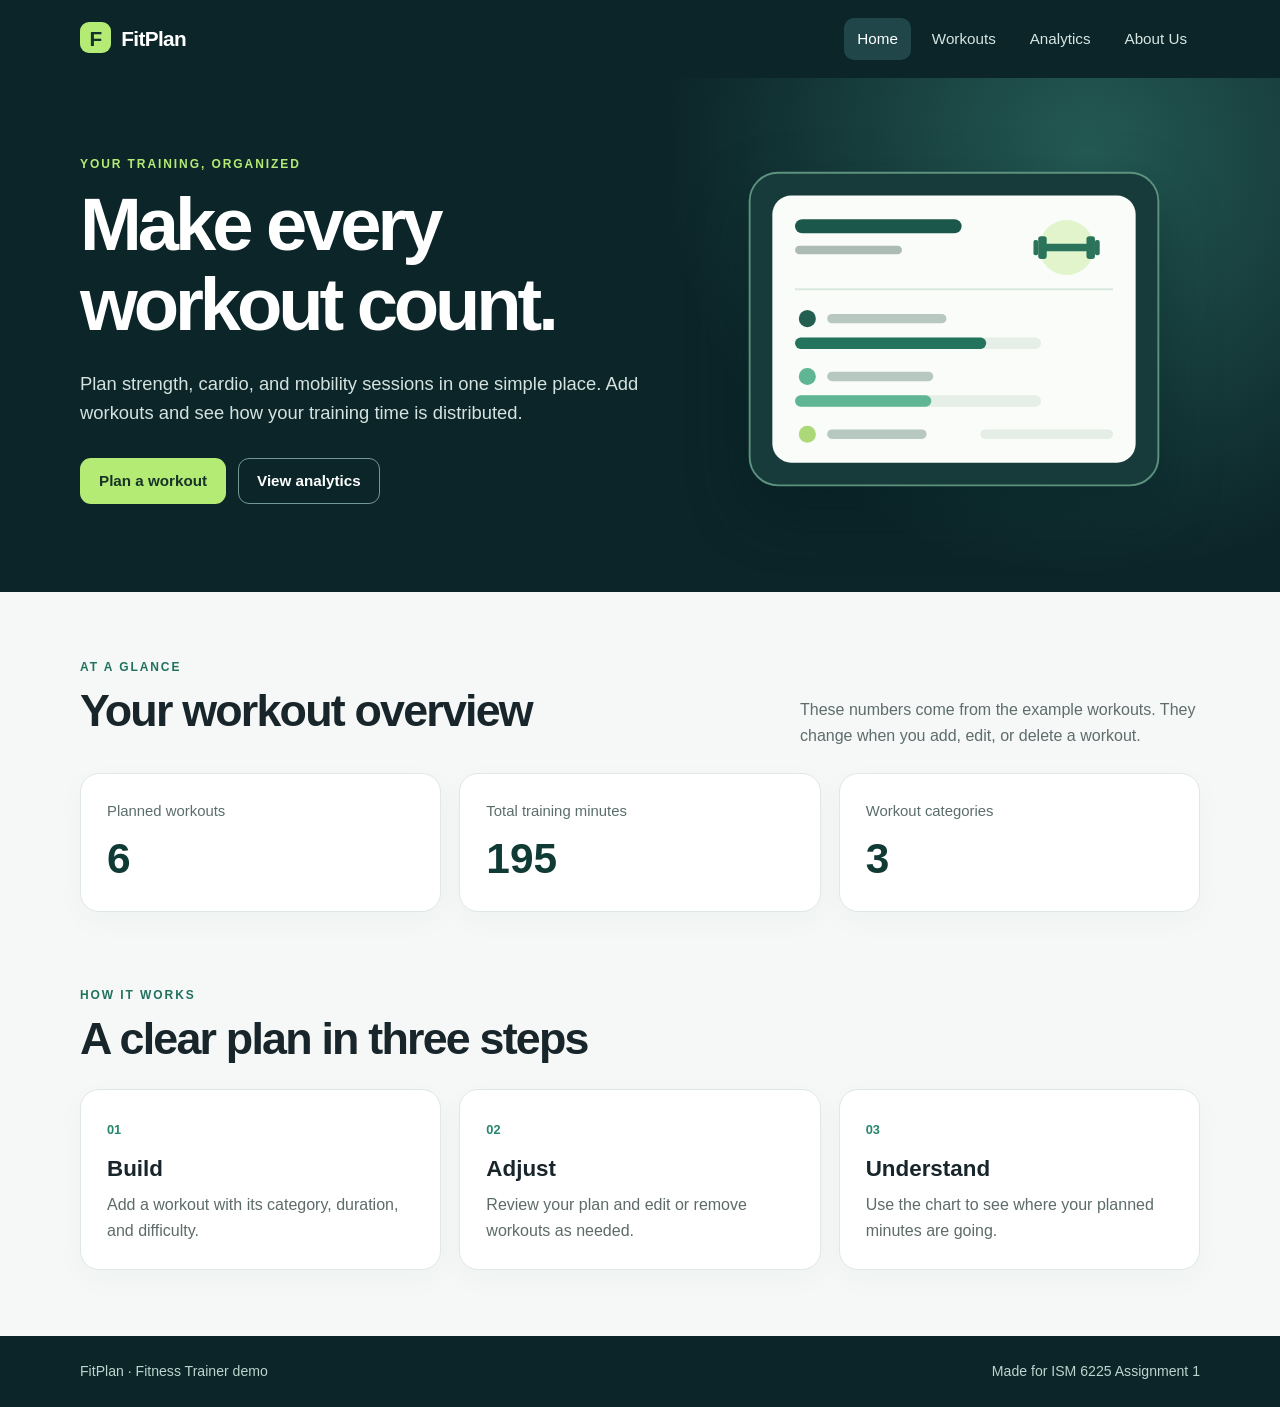
<file: index.html>
<!doctype html>
<html lang="en">
<head>
  <meta charset="utf-8">
  <meta name="viewport" content="width=device-width, initial-scale=1">
  <meta name="description" content="FitPlan helps organize sample fitness workouts and review a simple training plan.">
  <title>FitPlan | Home</title>
  <link rel="stylesheet" href="styles.css">
  <script defer src="app.js"></script>
</head>
<body>
  <a class="skip-link" href="#main">Skip to content</a>
  <header class="site-header">
    <div class="container header-inner">
      <a class="brand" href="index.html" aria-label="FitPlan home"><span class="brand-mark">F</span> FitPlan</a>
      <nav aria-label="Main navigation">
        <a aria-current="page" href="index.html">Home</a>
        <a href="manageworkouts.html">Workouts</a>
        <a href="analytics.html">Analytics</a>
        <a href="aboutus.html">About Us</a>
      </nav>
    </div>
  </header>

  <main id="main">
    <section class="hero">
      <div class="container hero-grid">
        <div>
          <p class="eyebrow">YOUR TRAINING, ORGANIZED</p>
          <h1>Make every workout count.</h1>
          <p class="hero-copy">Plan strength, cardio, and mobility sessions in one simple place. Add workouts and see how your training time is distributed.</p>
          <div class="actions">
            <a class="button button-primary" href="manageworkouts.html">Plan a workout</a>
            <a class="button button-ghost" href="analytics.html">View analytics</a>
          </div>
        </div>
        <img class="hero-image" src="assets/fitness-hero.svg" alt="Illustration of a training plan with a dumbbell and progress bars" width="520" height="380">
      </div>
    </section>

    <section class="container section" aria-labelledby="overview-title">
      <div class="section-heading">
        <div>
          <p class="eyebrow dark">AT A GLANCE</p>
          <h2 id="overview-title">Your workout overview</h2>
        </div>
        <p>These numbers come from the example workouts. They change when you add, edit, or delete a workout.</p>
      </div>
      <div class="stats-grid">
        <article class="stat-card"><span>Planned workouts</span><strong id="home-workout-count">0</strong></article>
        <article class="stat-card"><span>Total training minutes</span><strong id="home-total-minutes">0</strong></article>
        <article class="stat-card"><span>Workout categories</span><strong id="home-category-count">0</strong></article>
      </div>
    </section>

    <section class="container section feature-section" aria-labelledby="how-title">
      <div>
        <p class="eyebrow dark">HOW IT WORKS</p>
        <h2 id="how-title">A clear plan in three steps</h2>
      </div>
      <div class="feature-grid">
        <article class="feature-card"><span class="feature-number">01</span><h3>Build</h3><p>Add a workout with its category, duration, and difficulty.</p></article>
        <article class="feature-card"><span class="feature-number">02</span><h3>Adjust</h3><p>Review your plan and edit or remove workouts as needed.</p></article>
        <article class="feature-card"><span class="feature-number">03</span><h3>Understand</h3><p>Use the chart to see where your planned minutes are going.</p></article>
      </div>
    </section>
  </main>

  <footer class="site-footer"><div class="container footer-inner"><span>FitPlan · Fitness Trainer demo</span><span>Made for ISM 6225 Assignment 1</span></div></footer>
</body>
</html>
</file>
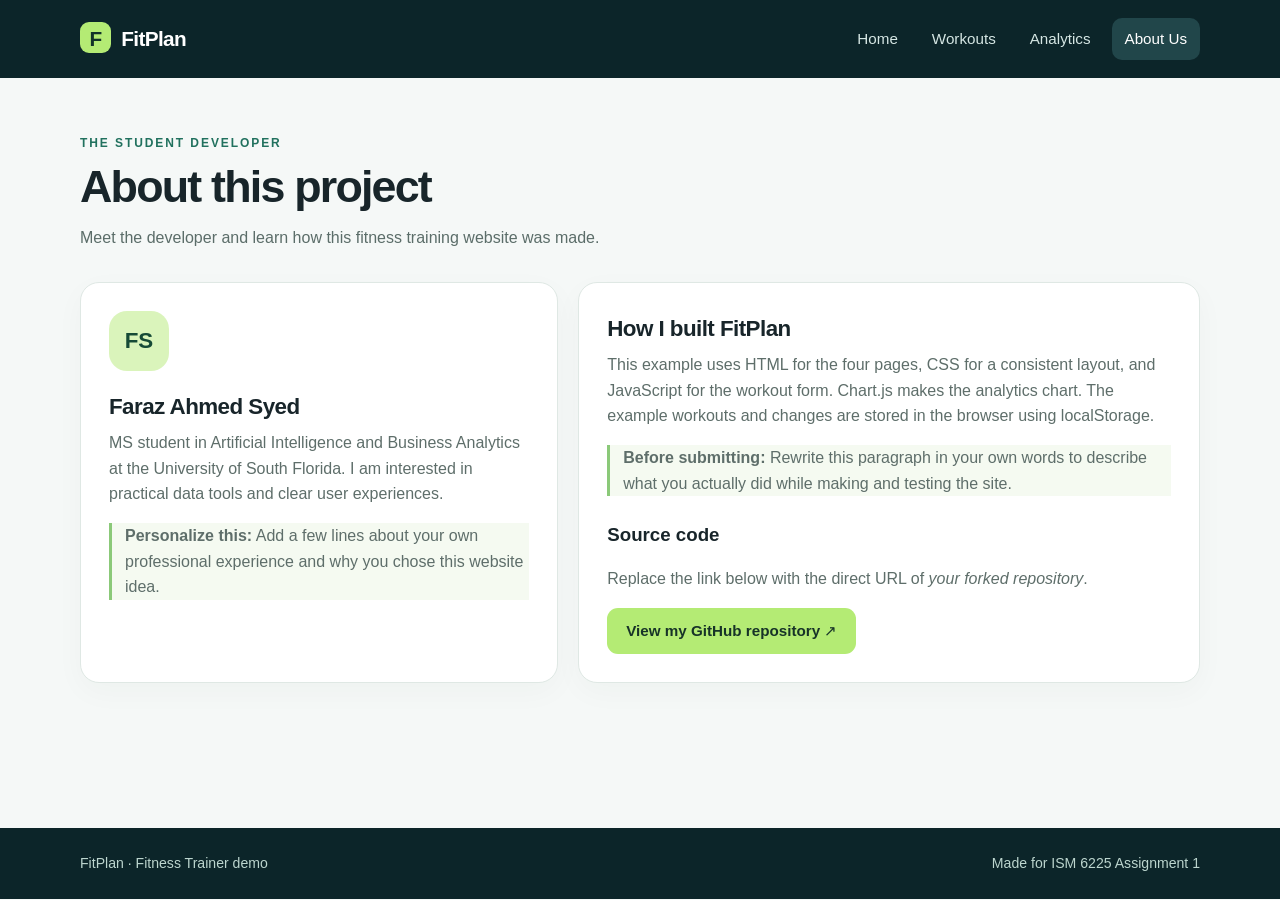
<file: aboutus.html>
<!doctype html>
<html lang="en">
<head>
  <meta charset="utf-8">
  <meta name="viewport" content="width=device-width, initial-scale=1">
  <title>FitPlan | About Us</title>
  <link rel="stylesheet" href="styles.css">
  <script defer src="app.js"></script>
</head>
<body>
  <a class="skip-link" href="#main">Skip to content</a>
  <header class="site-header"><div class="container header-inner">
    <a class="brand" href="index.html" aria-label="FitPlan home"><span class="brand-mark">F</span> FitPlan</a>
    <nav aria-label="Main navigation"><a href="index.html">Home</a><a href="manageworkouts.html">Workouts</a><a href="analytics.html">Analytics</a><a aria-current="page" href="aboutus.html">About Us</a></nav>
  </div></header>

  <main id="main" class="container page-main">
    <div class="page-heading"><p class="eyebrow dark">THE STUDENT DEVELOPER</p><h1>About this project</h1><p>Meet the developer and learn how this fitness training website was made.</p></div>
    <div class="about-grid">
      <section class="panel" aria-labelledby="developer-title"><div class="avatar" aria-hidden="true">FS</div><h2 id="developer-title">Faraz Ahmed Syed</h2><p>MS student in Artificial Intelligence and Business Analytics at the University of South Florida. I am interested in practical data tools and clear user experiences.</p><p class="edit-note"><strong>Personalize this:</strong> Add a few lines about your own professional experience and why you chose this website idea.</p></section>
      <section class="panel" aria-labelledby="build-title"><h2 id="build-title">How I built FitPlan</h2><p>This example uses HTML for the four pages, CSS for a consistent layout, and JavaScript for the workout form. Chart.js makes the analytics chart. The example workouts and changes are stored in the browser using localStorage.</p><p class="edit-note"><strong>Before submitting:</strong> Rewrite this paragraph in your own words to describe what you actually did while making and testing the site.</p><h3>Source code</h3><p>Replace the link below with the direct URL of <em>your forked repository</em>.</p><a class="button button-primary" href="https://github.com/Farazahmedsyed/Farazahmed_TheFitnessTrainer" target="_blank" rel="noopener noreferrer">View my GitHub repository ↗</a></section>
    </div>
  </main>
  <footer class="site-footer"><div class="container footer-inner"><span>FitPlan · Fitness Trainer demo</span><span>Made for ISM 6225 Assignment 1</span></div></footer>
</body>
</html>
</file>
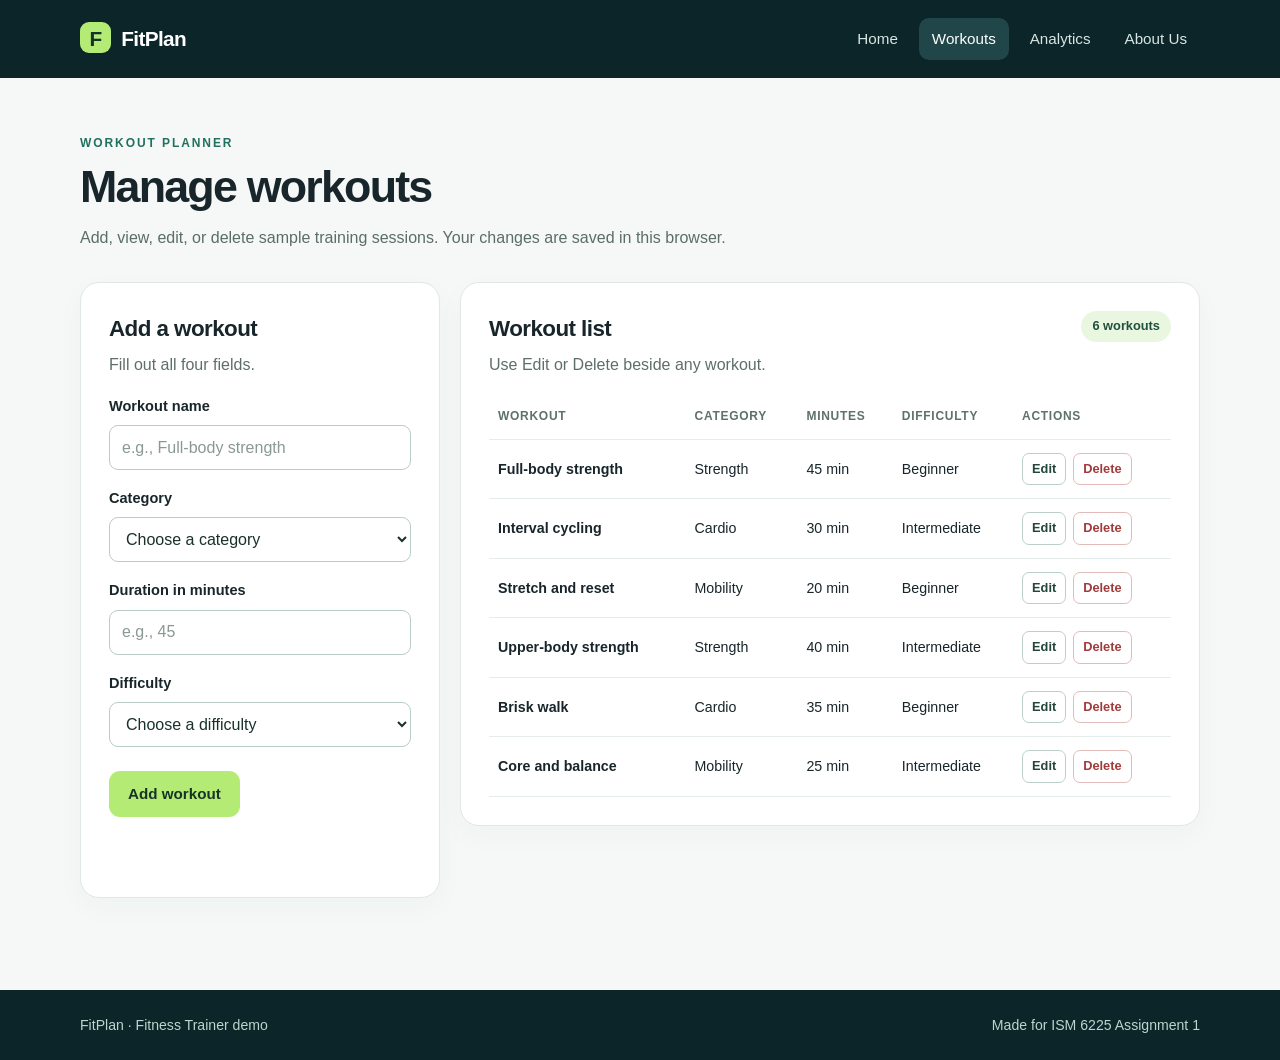
<file: manageworkouts.html>
<!doctype html>
<html lang="en">
<head>
  <meta charset="utf-8">
  <meta name="viewport" content="width=device-width, initial-scale=1">
  <title>FitPlan | Manage Workouts</title>
  <link rel="stylesheet" href="styles.css">
  <script defer src="app.js"></script>
</head>
<body>
  <a class="skip-link" href="#main">Skip to content</a>
  <header class="site-header"><div class="container header-inner">
    <a class="brand" href="index.html" aria-label="FitPlan home"><span class="brand-mark">F</span> FitPlan</a>
    <nav aria-label="Main navigation"><a href="index.html">Home</a><a aria-current="page" href="manageworkouts.html">Workouts</a><a href="analytics.html">Analytics</a><a href="aboutus.html">About Us</a></nav>
  </div></header>

  <main id="main" class="container page-main">
    <div class="page-heading"><p class="eyebrow dark">WORKOUT PLANNER</p><h1>Manage workouts</h1><p>Add, view, edit, or delete sample training sessions. Your changes are saved in this browser.</p></div>
    <div class="workout-layout">
      <section class="panel" aria-labelledby="form-title">
        <h2 id="form-title">Add a workout</h2>
        <p>Fill out all four fields.</p>
        <form id="workout-form">
          <label for="workout-name">Workout name</label>
          <input id="workout-name" name="workout-name" type="text" placeholder="e.g., Full-body strength" maxlength="50" required>
          <label for="workout-category">Category</label>
          <select id="workout-category" name="workout-category" required><option value="">Choose a category</option><option>Strength</option><option>Cardio</option><option>Mobility</option></select>
          <label for="workout-duration">Duration in minutes</label>
          <input id="workout-duration" name="workout-duration" type="number" min="1" max="300" step="1" placeholder="e.g., 45" required>
          <label for="workout-difficulty">Difficulty</label>
          <select id="workout-difficulty" name="workout-difficulty" required><option value="">Choose a difficulty</option><option>Beginner</option><option>Intermediate</option><option>Advanced</option></select>
          <div class="form-actions"><button class="button button-primary" id="save-button" type="submit">Add workout</button><button class="button button-muted" id="cancel-button" type="button" hidden>Cancel edit</button></div>
        </form>
        <p id="form-status" class="status" role="status" aria-live="polite"></p>
      </section>

      <section class="panel table-panel" aria-labelledby="list-title">
        <div class="panel-heading"><div><h2 id="list-title">Workout list</h2><p>Use Edit or Delete beside any workout.</p></div><span id="workout-count" class="count-pill">0 workouts</span></div>
        <div class="table-scroll"><table><thead><tr><th scope="col">Workout</th><th scope="col">Category</th><th scope="col">Minutes</th><th scope="col">Difficulty</th><th scope="col">Actions</th></tr></thead><tbody id="workout-rows"></tbody></table></div>
        <p id="empty-message" class="empty-message" hidden>No workouts yet. Use the form to add one.</p>
      </section>
    </div>
  </main>
  <footer class="site-footer"><div class="container footer-inner"><span>FitPlan · Fitness Trainer demo</span><span>Made for ISM 6225 Assignment 1</span></div></footer>
</body>
</html>
</file>
<file: styles.css>
:root{font-family:Inter,Arial,Helvetica,sans-serif;color:#18252a;background:#f5f8f7;font-synthesis:none}
[hidden]{display:none!important}
*{box-sizing:border-box}html{scroll-behavior:smooth}body{margin:0;line-height:1.6}a{color:inherit}button,input,select{font:inherit}button{cursor:pointer}img{max-width:100%;height:auto}.container{width:min(1120px,calc(100% - 40px));margin-inline:auto}
.skip-link{position:absolute;left:-9999px;top:8px;background:white;color:#102b30;padding:8px 12px;z-index:10}.skip-link:focus{left:12px}
.site-header{background:#0c2529;color:#fff}.header-inner{min-height:78px;display:flex;align-items:center;justify-content:space-between;gap:20px}.brand{text-decoration:none;font-weight:800;font-size:1.3rem;letter-spacing:-.03em;white-space:nowrap}.brand-mark{display:inline-grid;place-items:center;width:31px;height:31px;margin-right:5px;border-radius:9px;background:#b4eb74;color:#123329}.site-header nav{display:flex;gap:8px;flex-wrap:wrap}.site-header nav a{font-size:.95rem;text-decoration:none;padding:9px 13px;border-radius:10px;color:#d5e6e3}.site-header nav a:hover,.site-header nav a[aria-current=page]{background:#21464a;color:#fff}
.hero{background:radial-gradient(circle at 85% 15%,#245a54 0,transparent 36%),#0c2529;color:white;padding:72px 0 82px}.hero-grid{display:grid;grid-template-columns:1.08fr .92fr;align-items:center;gap:50px}.hero h1{font-size:clamp(2.7rem,5.8vw,5rem);line-height:1.08;letter-spacing:-.055em;max-width:660px;margin:10px 0 24px}.hero-copy{font-size:1.15rem;color:#d4e3df;max-width:570px;margin:0}.eyebrow{color:#b4eb74;letter-spacing:.16em;font-size:.75rem;font-weight:800;margin:0 0 8px}.eyebrow.dark{color:#21715e}.hero-image{display:block;width:100%;filter:drop-shadow(0 24px 30px #001b1d60)}.actions{display:flex;gap:12px;flex-wrap:wrap;margin-top:30px}
.button{display:inline-flex;align-items:center;justify-content:center;min-height:44px;padding:10px 18px;border-radius:11px;border:1px solid transparent;text-decoration:none;font-weight:700;font-size:.95rem;transition:transform .15s,background .15s}.button:hover{transform:translateY(-2px)}.button-primary{background:#b4eb74;color:#173328}.button-primary:hover{background:#c7f39a}.button-ghost{border-color:#739792;color:white;background:transparent}.button-ghost:hover{background:#21464a}.button-muted{background:#e7eeec;color:#24433d}.button:focus-visible,a:focus-visible,input:focus-visible,select:focus-visible{outline:3px solid #53bca3;outline-offset:3px}
.section{padding:66px 0}.section h2,.page-heading h1{font-size:clamp(2rem,3.5vw,3.2rem);line-height:1.15;letter-spacing:-.04em;margin:0 0 12px}.section-heading{display:flex;align-items:end;justify-content:space-between;gap:30px;margin-bottom:25px}.section-heading>p{max-width:400px;color:#5e6c6c;margin:0}.stats-grid,.feature-grid{display:grid;grid-template-columns:repeat(3,1fr);gap:18px}.stat-card,.feature-card,.panel{background:white;border:1px solid #dfe8e4;border-radius:19px;box-shadow:0 9px 30px #17332d08}.stat-card{padding:26px}.stat-card span{display:block;color:#5b6e6c;font-size:.93rem}.stat-card strong{display:block;color:#103a34;font-size:2.65rem;line-height:1.2;margin-top:10px}.feature-section{padding-top:8px}.feature-section h2{margin-bottom:24px}.feature-card{padding:26px}.feature-number{color:#26856d;font-weight:800;font-size:.8rem}.feature-card h3{font-size:1.4rem;margin:10px 0 5px}.feature-card p{margin:0;color:#5d6b69}
.page-main{padding-top:56px;padding-bottom:92px;min-height:calc(100vh - 150px)}.page-heading{margin-bottom:32px}.page-heading>p:last-child{max-width:660px;color:#5b6d69;margin:0}.workout-layout{display:grid;grid-template-columns:minmax(280px,360px) minmax(0,1fr);align-items:start;gap:20px}.panel{padding:28px}.panel h2{font-size:1.4rem;letter-spacing:-.025em;margin:0 0 5px}.panel h3{margin:24px 0 4px}.panel p{color:#5e6e6a}.panel>p:first-of-type{margin-top:0}form label{display:block;font-size:.91rem;font-weight:700;margin:17px 0 7px}form input,form select{width:100%;height:45px;border:1px solid #baccc7;border-radius:9px;padding:9px 12px;background:#fff;color:#19312c}form input::placeholder{color:#8a9995}.form-actions{display:flex;gap:9px;flex-wrap:wrap;margin-top:24px}.status{min-height:1.5em;color:#20624e;font-weight:600;font-size:.92rem}.panel-heading{display:flex;justify-content:space-between;align-items:start;gap:16px;margin-bottom:16px}.panel-heading p{margin:0}.count-pill{white-space:nowrap;background:#e9f7e1;color:#21503e;border-radius:99px;padding:5px 11px;font-size:.8rem;font-weight:700}.table-scroll{overflow-x:auto}table{border-collapse:collapse;width:100%;min-width:560px;text-align:left}th,td{padding:13px 9px;border-bottom:1px solid #e5ece9;font-size:.89rem;vertical-align:middle}th{font-size:.75rem;text-transform:uppercase;letter-spacing:.06em;color:#5e716b}td:first-child{font-weight:700}.row-actions{display:flex;gap:7px;white-space:nowrap}.small-button{border:1px solid #bcd0c7;background:white;border-radius:7px;padding:5px 9px;font-weight:700;font-size:.8rem;color:#24463c}.small-button:hover{background:#eef7f2}.small-button.delete{color:#a13b3b;border-color:#e3bbbb}.small-button.delete:hover{background:#fff2f2}.empty-message{padding:20px;text-align:center;background:#f5f8f7;border-radius:10px}
.analytics-panel{max-width:850px}.chart-wrap{height:340px;position:relative;margin:24px 0 10px}.text-link{color:#126f57;font-weight:700;text-decoration:none;white-space:nowrap}.text-link:hover{text-decoration:underline}.category-summary{display:grid;grid-template-columns:repeat(3,1fr);gap:12px;margin-top:18px}.category-total{padding:14px;border:1px solid #e3ece8;border-radius:10px;background:#f7faf8}.category-total strong{display:block;font-size:1.4rem;color:#173d34}.category-total span{color:#526964;font-size:.88rem}.about-grid{display:grid;grid-template-columns:1fr 1.3fr;gap:20px}.avatar{width:60px;height:60px;border-radius:18px;background:#daf4bb;color:#164a36;display:grid;place-items:center;font-weight:800;font-size:1.4rem;margin-bottom:18px}.edit-note{border-left:3px solid #8bc979;padding-left:13px;background:#f5faf1}.site-footer{background:#0c2529;color:#bcd5ce;padding:24px 0;font-size:.88rem}.footer-inner{display:flex;justify-content:space-between;gap:12px;flex-wrap:wrap}
@media(max-width:850px){.hero-grid,.workout-layout,.about-grid{grid-template-columns:1fr}.hero-image{max-width:480px;margin:auto}.hero{padding:50px 0}.section-heading{display:block}.section-heading>p{margin-top:8px}.header-inner{padding:14px 0;align-items:start;flex-direction:column;gap:10px}}
@media(max-width:600px){.container{width:min(100% - 28px,1120px)}.site-header nav{gap:2px}.site-header nav a{padding:8px;font-size:.84rem}.hero h1{font-size:2.8rem}.stats-grid,.feature-grid,.category-summary{grid-template-columns:1fr}.section{padding:48px 0}.panel{padding:20px}.panel-heading{flex-wrap:wrap}.chart-wrap{height:300px}}
</file>
